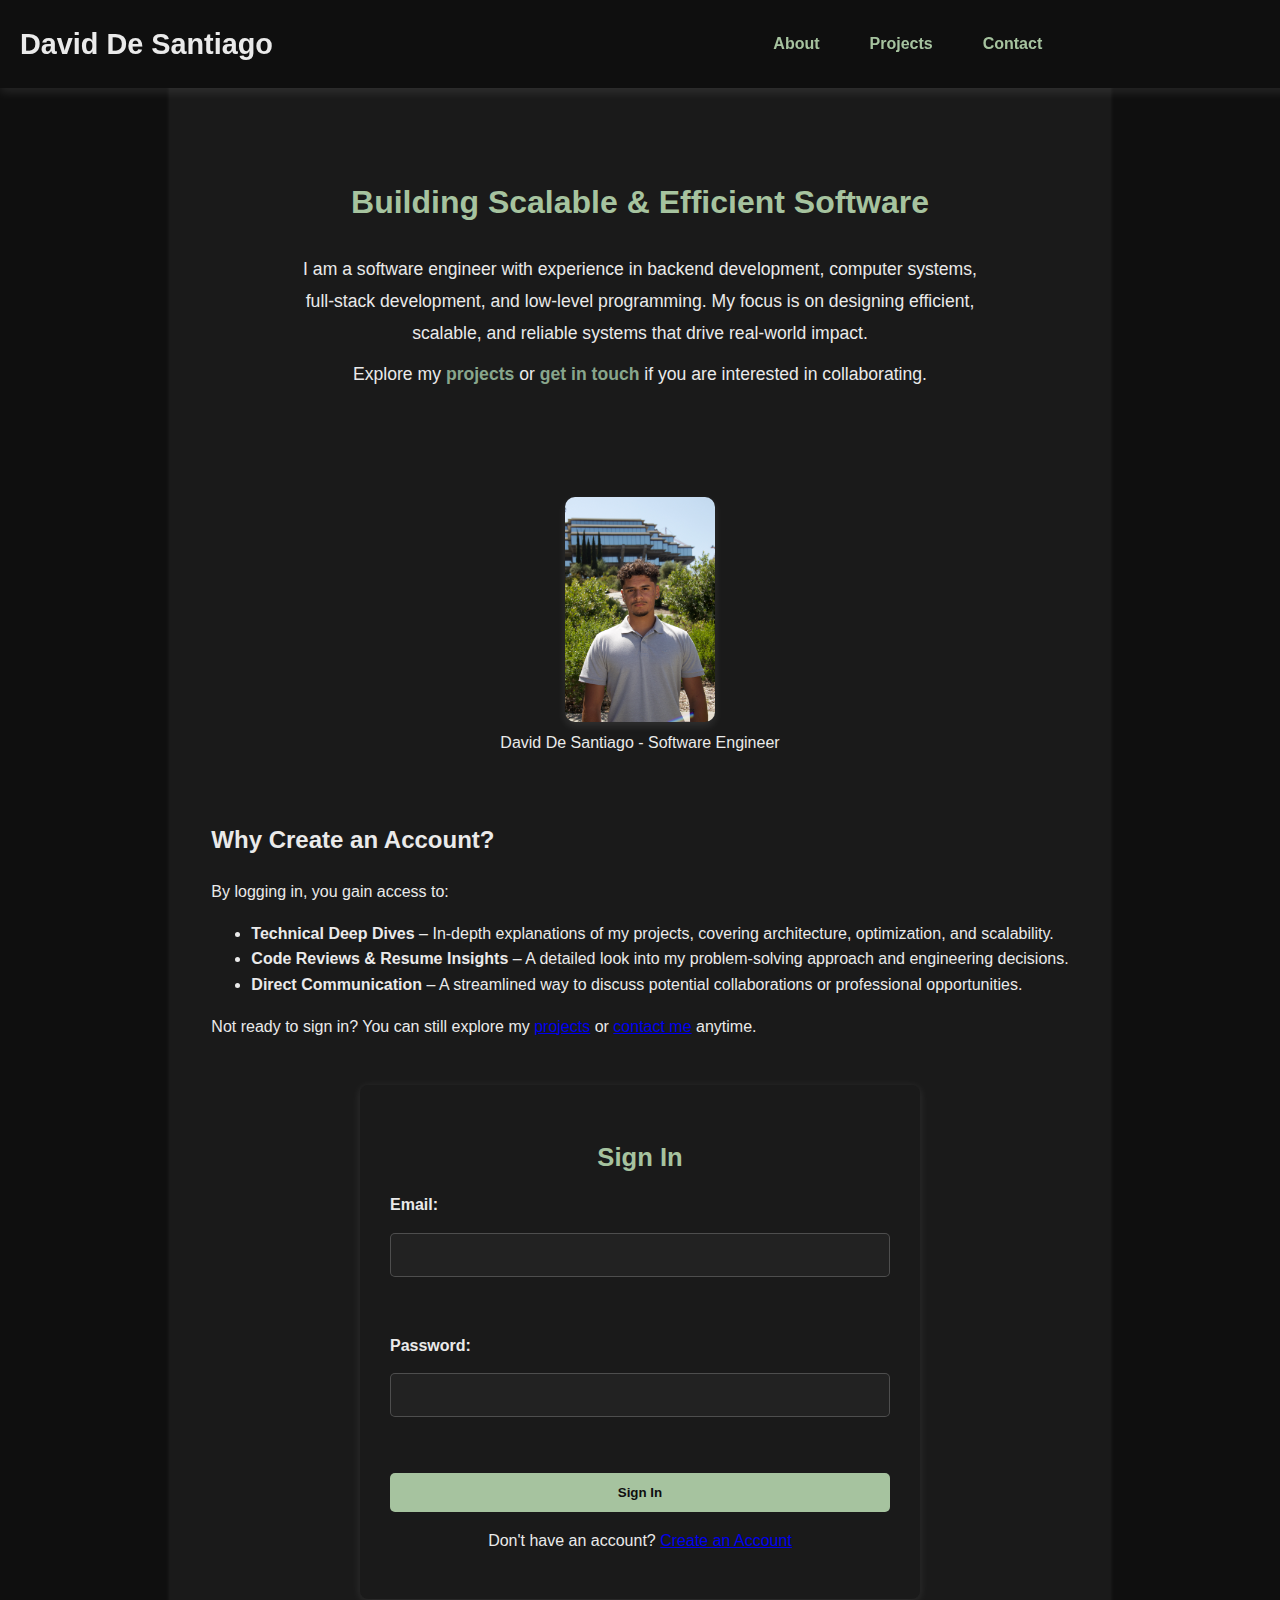
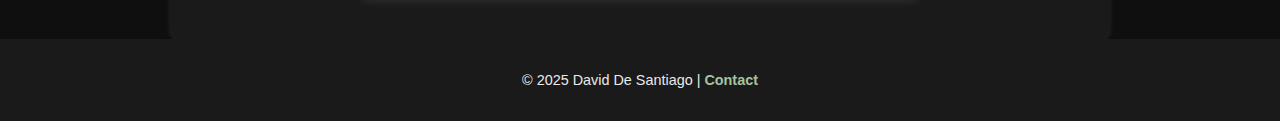
<file: index.html>
<!DOCTYPE html>
<html lang="en">
<head>
    <meta charset="UTF-8">
    <meta name="viewport" content="width=device-width, initial-scale=1.0">
    <title>Home - David De Santiago</title>
    <meta name="description" content="Portfolio website of David De Santiago - Software Engineer with experience in backend development, computer systems, full-stack, and low-level programming.">
    <link rel="stylesheet" href="assets/css/styles.css">
</head>
<body>

<header>
    <h1>David De Santiago</h1>
    <nav>
        <ul>
            <li><a href="about.html">About</a></li>
            <li><a href="projects.html">Projects</a></li>
            <li><a href="contact.html">Contact</a></li>
        </ul>
    </nav>
</header>

<main>
    <!-- Introduction Section -->
    <section class="intro-section">
        <h2>Building Scalable & Efficient Software</h2>
        <p>
            I am a software engineer with experience in backend development, computer systems, full-stack development, and low-level programming.
            My focus is on designing efficient, scalable, and reliable systems that drive real-world impact.
        </p>
        <p>
            Explore my <a href="projects.html">projects</a> or <a href="contact.html">get in touch</a> if you are interested in collaborating.
        </p>
    </section>

    <!-- Profile Image Section -->
    <section class="profile-section">
        <figure>
            <picture>
                <img src="assets/images/headshot1.jpeg" 
                     alt="David De Santiago in front of Geisel Library at UCSD, wearing a light grey polo"
                     width="150"
                     loading="lazy"
                     style="border-radius: 10px; object-fit: cover;">
            </picture>
            <figcaption>David De Santiago - Software Engineer</figcaption>
        </figure>        
    </section>

    <!-- Why Login Section -->
    <section class="login-info">
        <h2>Why Create an Account?</h2>
        <p>By logging in, you gain access to:</p>
        <ul>
            <li><b>Technical Deep Dives</b> – In-depth explanations of my projects, covering architecture, optimization, and scalability.</li>
            <li><b>Code Reviews & Resume Insights</b> – A detailed look into my problem-solving approach and engineering decisions.</li>
            <li><b>Direct Communication</b> – A streamlined way to discuss potential collaborations or professional opportunities.</li>
        </ul>
        <p>Not ready to sign in? You can still explore my <a href="projects.html">projects</a> or <a href="contact.html">contact me</a> anytime.</p>
    </section>

    <!-- Login & Signup Section -->
    <section id="login-section">
        <div class="form-container">
            <!-- Sign In Form -->
            <div id="login-form">
                <h2>Sign In</h2>
                <form action="#" method="post">
                    <label for="login-email">Email:</label>
                    <input type="email" id="login-email" name="email" required><br>
    
                    <label for="login-password">Password:</label>
                    <input type="password" id="login-password" name="password" required><br>
    
                    <button type="submit">Sign In</button>
                </form>
                <p>Don't have an account? <a href="#" id="show-signup">Create an Account</a></p>
            </div>
    
            <!-- Create Account Form -->
            <div id="signup-form" class="hidden">
                <h2>Create an Account</h2>
                <form action="#" method="post">
                    <label for="first-name">First Name:</label>
                    <input type="text" id="first-name" name="first_name" required><br>
    
                    <label for="last-name">Last Name:</label>
                    <input type="text" id="last-name" name="last_name" required><br>
    
                    <label for="signup-email">Email:</label>
                    <input type="email" id="signup-email" name="email" required><br>
    
                    <label for="signup-password">Password:</label>
                    <input type="password" id="signup-password" name="password" required><br>
    
                    <label for="confirm-password">Confirm Password:</label>
                    <input type="password" id="confirm-password" name="confirm_password" required><br>
    
                    <label class="checkbox-label">
                        <input type="checkbox" id="subscribe" name="subscribe"> Subscribe to notifications
                    </label>
    
                    <button type="submit">Create Account</button>
                </form>
                <p>Already have an account? <a href="#" id="show-login">Sign In</a></p>
            </div>
        </div>
    </section>    
</main>

<footer>
    <p>© 2025 David De Santiago | <a href="contact.html">Contact</a></p>
</footer>

<!-- JavaScript for Login/Signup Toggle -->
<script src="assets/scripts/script.js"></script>

</body>
</html>
</file>
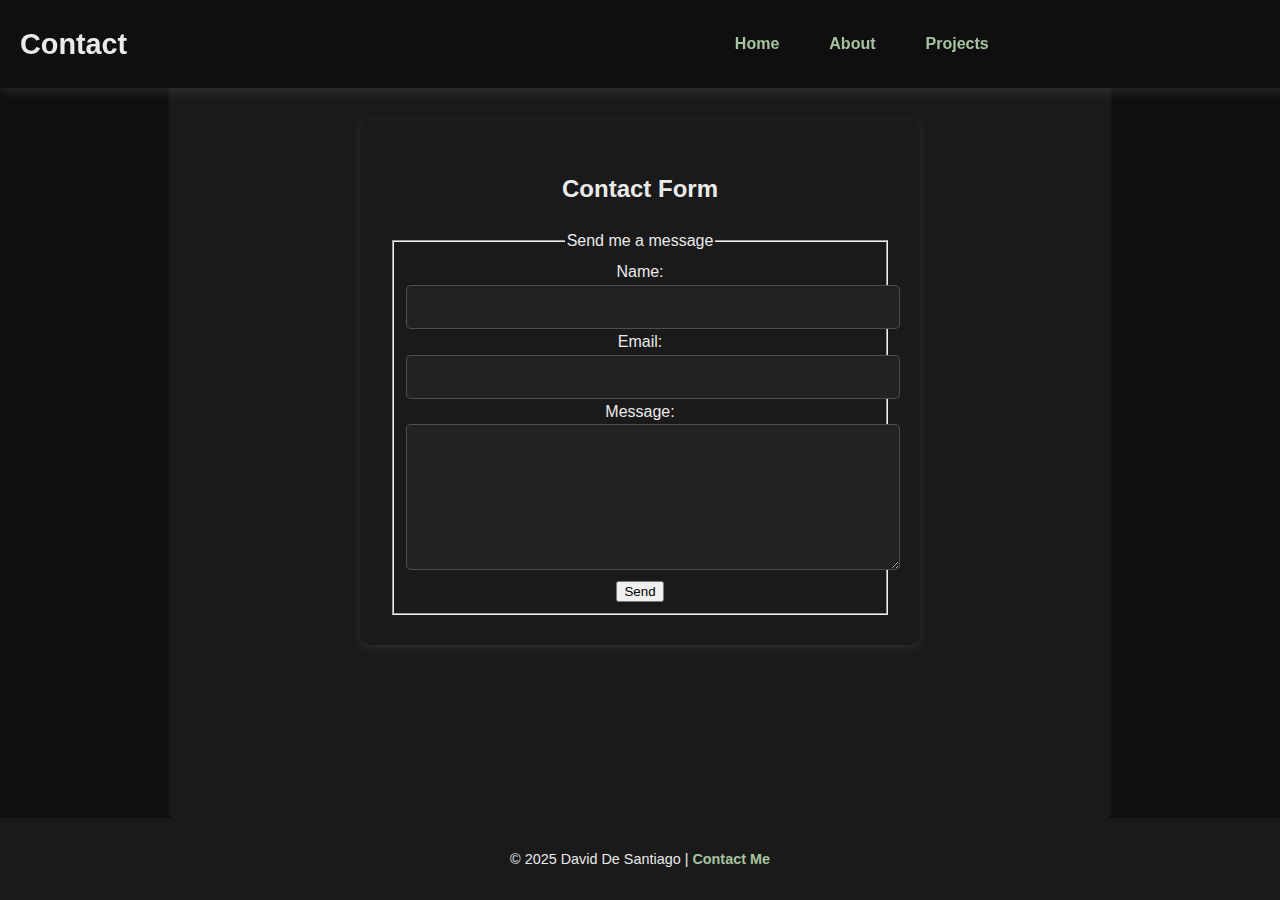
<file: contact.html>
<!DOCTYPE html>
<html lang="en">
<head>
    <meta charset="UTF-8">
    <meta name="viewport" content="width=device-width, initial-scale=1.0">
    <title>Contact - David De Santiago</title>
    <link rel="stylesheet" href="assets/css/styles.css">
</head>
<body>

<header>
    <h1>Contact</h1>
    <nav>
        <ul>
            <li><a href="index.html">Home</a></li>
            <li><a href="about.html">About</a></li>
            <li><a href="projects.html">Projects</a></li>
        </ul>
    </nav>
</header>

<main>
    <section id="contact-form">
        <h2>Contact Form</h2>
        <form action="#" method="post">
            <fieldset>
                <legend>Send me a message</legend>

                <label for="name">Name:</label>
                <input type="text" id="name" name="name" required><br>

                <label for="email">Email:</label>
                <input type="email" id="email" name="email" required><br>

                <label for="message">Message:</label>
                <textarea id="message" name="message" rows="4" required></textarea><br>

                <button type="submit">Send</button>
            </fieldset>
        </form>
    </section>
</main>

<footer>
    <p>© 2025 David De Santiago | <a href="contact.html">Contact Me</a></p>
</footer>

</body>
</html>
</file>
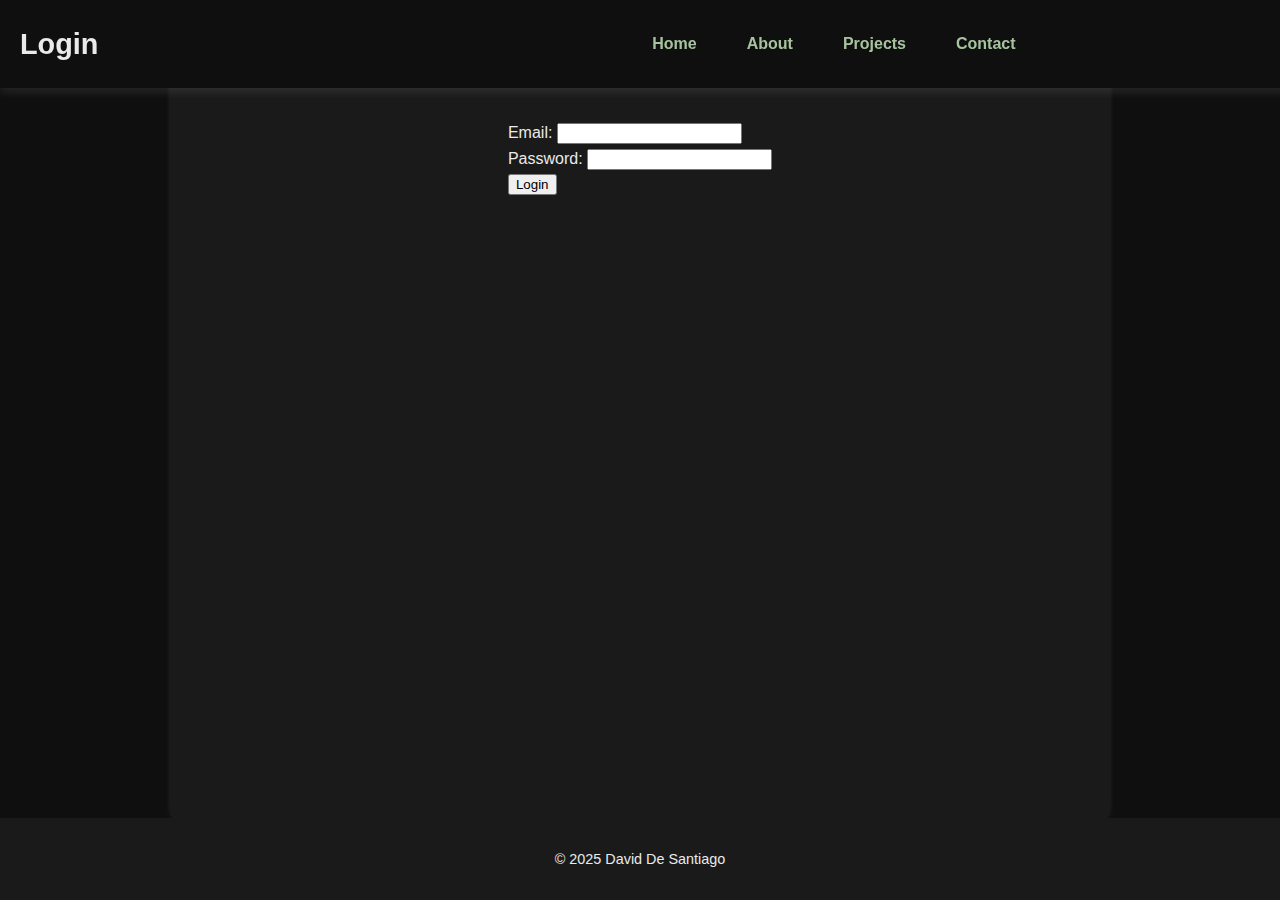
<file: login.html>
<!DOCTYPE html>
<html lang="en">
<head>
    <meta charset="UTF-8">
    <meta name="viewport" content="width=device-width, initial-scale=1.0">
    <title>Login - David De Santiago</title>
    <link rel="stylesheet" href="assets/css/styles.css">
</head>
<body>

<header>
    <h1>Login</h1>
    <nav>
        <ul>
            <li><a href="index.html">Home</a></li>
            <li><a href="about.html">About</a></li>
            <li><a href="projects.html">Projects</a></li>
            <li><a href="contact.html">Contact</a></li>
        </ul>
    </nav>
</header>

<main>
    <form action="#" method="post">
        <label for="email">Email:</label>
        <input type="email" id="email" name="email" required><br>

        <label for="password">Password:</label>
        <input type="password" id="password" name="password" required><br>

        <button type="submit">Login</button>
    </form>
</main>

<footer>
    <p>© 2025 David De Santiago</p>
</footer>

</body>
</html>
</file>
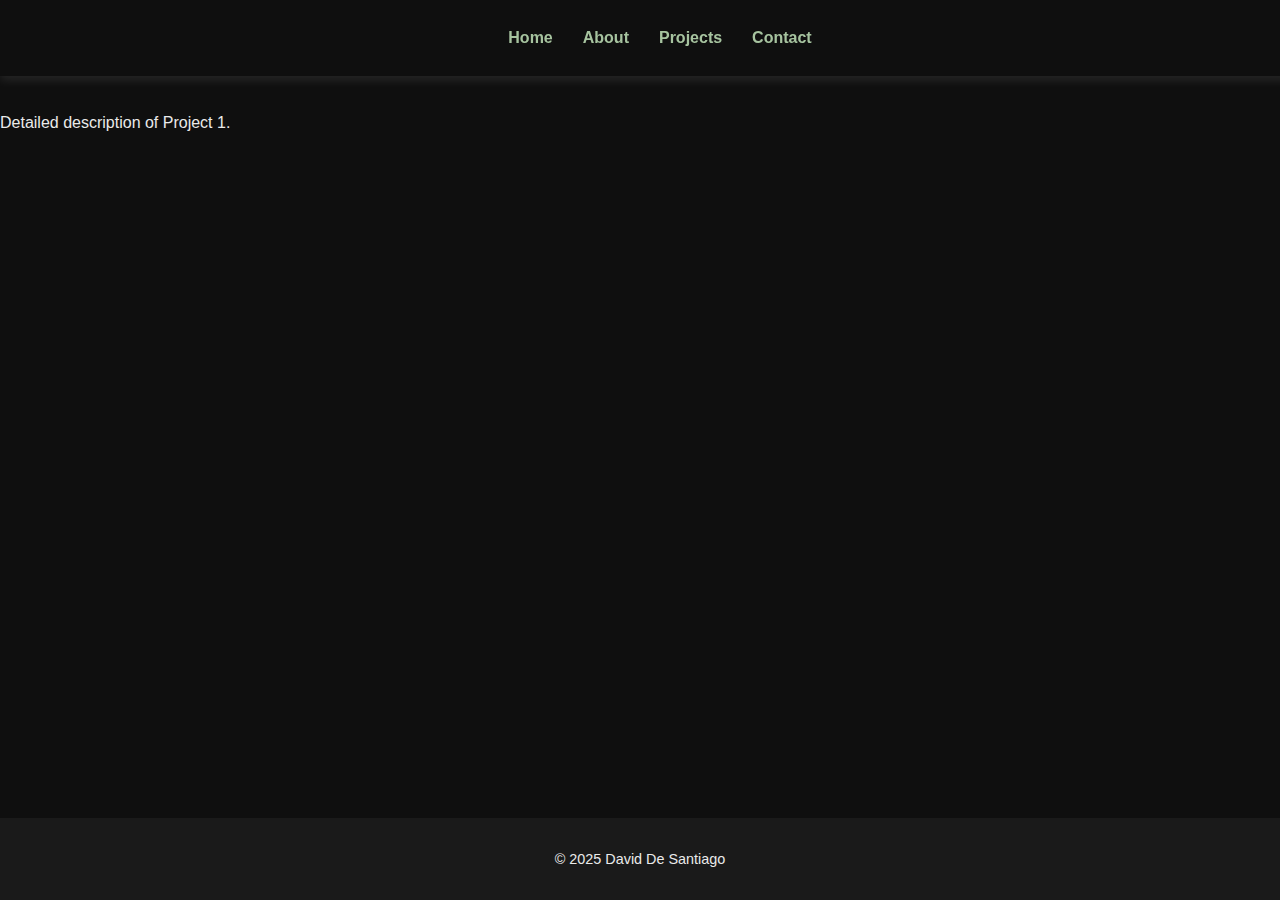
<file: project1.html>
<!DOCTYPE html>
<html lang="en">
<head>
    <meta charset="UTF-8">
    <meta name="viewport" content="width=device-width, initial-scale=1.0">
    <title>Project 1 - David De Santiago</title>
    <link rel="stylesheet" href="assets/css/styles.css">
</head>
<body>

<header>
    <nav>
        <a href="index.html">Home</a>
        <a href="about.html">About</a>
        <a href="projects.html">Projects</a>
        <a href="contact.html">Contact</a>
    </nav>
</header>

<h1>Project 1</h1>
<p>Detailed description of Project 1.</p>

<footer>
    <p>© 2025 David De Santiago</p>
</footer>

</body>
</html>
</file>
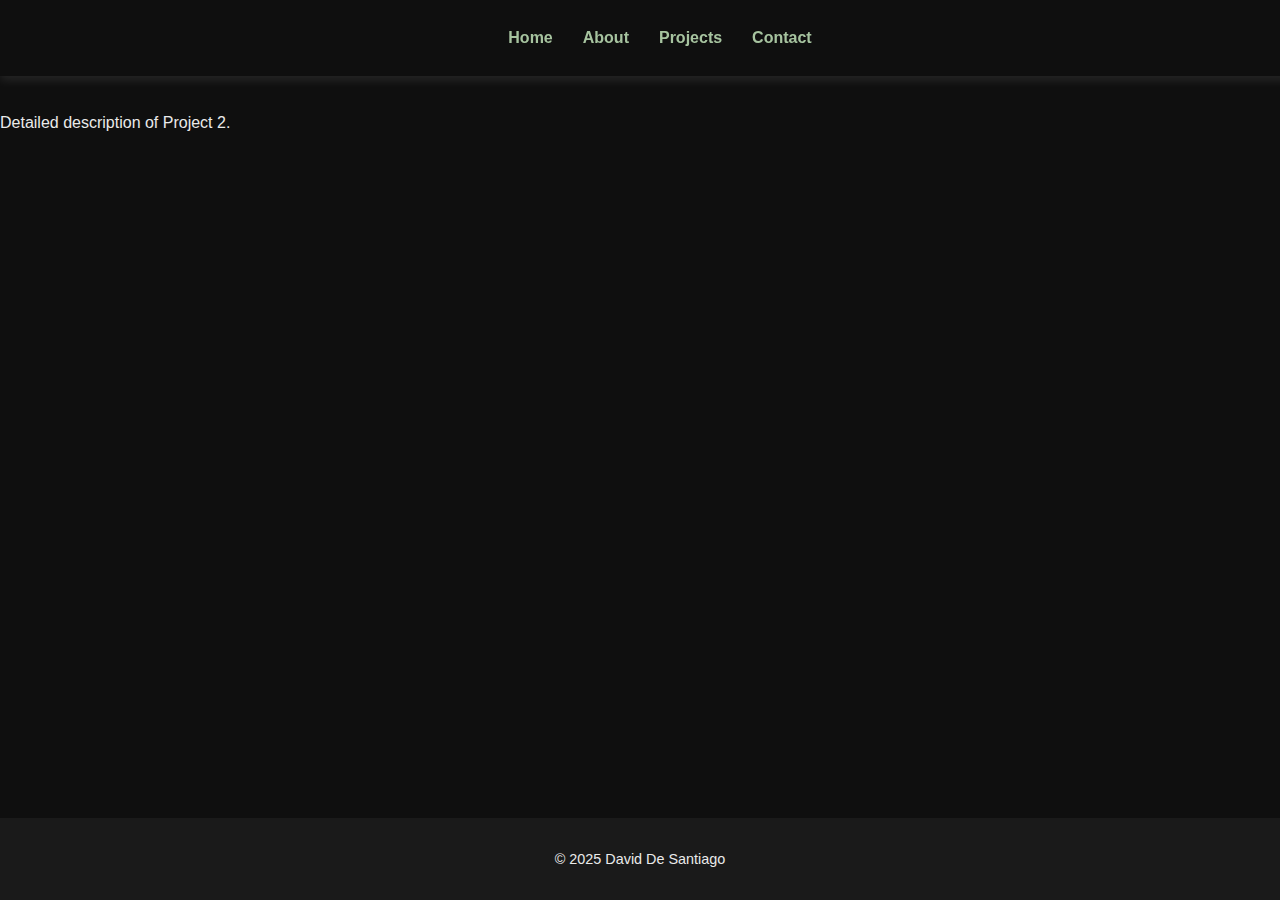
<file: project2.html>
<!DOCTYPE html>
<html lang="en">
<head>
    <meta charset="UTF-8">
    <meta name="viewport" content="width=device-width, initial-scale=1.0">
    <title>Project 2 - David De Santiago</title>
    <link rel="stylesheet" href="assets/css/styles.css">
</head>
<body>

<header>
    <nav>
        <a href="index.html">Home</a>
        <a href="about.html">About</a>
        <a href="projects.html">Projects</a>
        <a href="contact.html">Contact</a>
    </nav>
</header>

<h1>Project 2</h1>
<p>Detailed description of Project 2.</p>

<footer>
    <p>© 2025 David De Santiago</p>
</footer>

</body>
</html>
</file>
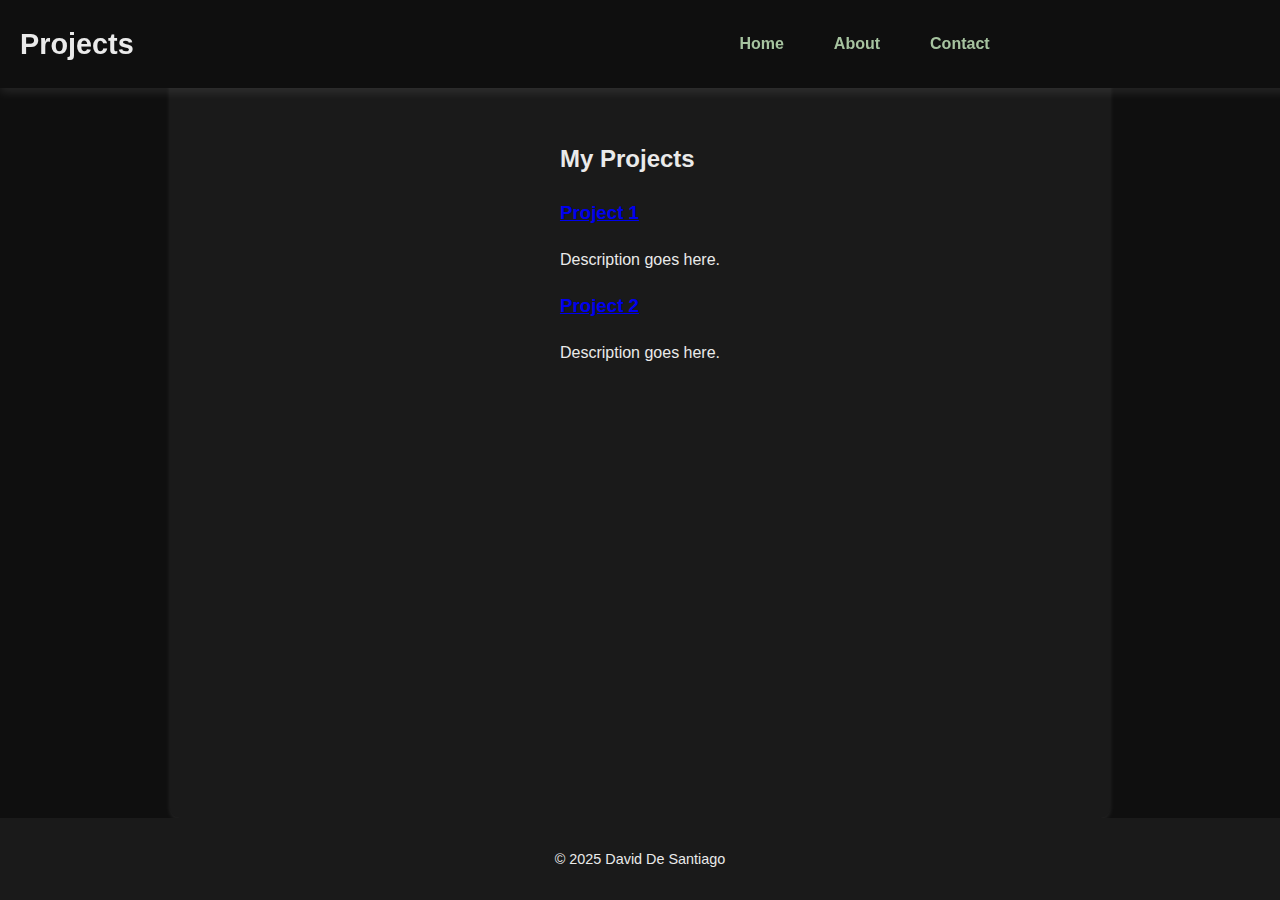
<file: projects.html>
<!DOCTYPE html>
<html lang="en">
<head>
    <meta charset="UTF-8">
    <meta name="viewport" content="width=device-width, initial-scale=1.0">
    <title>Projects - David De Santiago</title>
    <link rel="stylesheet" href="assets/css/styles.css">
</head>
<body>

<header>
    <h1>Projects</h1>
    <nav>
        <ul>
            <li><a href="index.html">Home</a></li>
            <li><a href="about.html">About</a></li>
            <li><a href="contact.html">Contact</a></li>
        </ul>
    </nav>
</header>

<main>
    <section>
        <h2>My Projects</h2>
        <h3><a href="project1.html">Project 1</a></h3>
        <p>Description goes here.</p>

        <h3><a href="project2.html">Project 2</a></h3>
        <p>Description goes here.</p>
    </section>
</main>

<footer>
    <p>© 2025 David De Santiago</p>
</footer>

</body>
</html>
</file>
<file: assets/css/styles.css>
/* =======================
   CSS Variables & Fallbacks
======================= */
:root {
    --primary-color: #A6C39F; /* Sage Green */
    --secondary-color: #5F7A61; /* Dark Sage */
    --text-color: #EAEAEA; /* Soft White */
    --background-color: #0F0F0F; /* Sleek Black */
    --card-bg: #1A1A1A; /* Dark Grey for Cards */
    --accent-color: #88A68C; /* Muted Sage */
    --font-size: 1rem;
    --font-family: 'Poppins', Arial, sans-serif;
}

/* =======================
   Global Styles
======================= */
body {
    background-color: var(--background-color);
    color: var(--text-color);
    font-family: var(--font-family);
    font-size: var(--font-size);
    margin: 0;
    padding: 0;
    line-height: 1.6;
    display: flex;
    flex-direction: column;
    min-height: 100vh;
    overflow-x: hidden;
}

/* =======================
   Header & Navigation
======================= */
header {
    background-color: var(--background-color);
    color: var(--text-color);
    padding: 15px 20px;
    display: flex;
    justify-content: space-between;
    align-items: center;
    width: 100%;
    box-shadow: 0 4px 10px rgba(255, 255, 255, 0.1);
    position: fixed;
    top: 0;
    left: 0;
    z-index: 1000;
}

header h1 {
    font-size: 1.8rem;
    margin: 0;
    flex-grow: 1;
    text-align: left;
}

nav {
    flex-grow: 2;
    display: flex;
    justify-content: center;
}

nav ul {
    list-style: none;
    padding: 0;
    display: flex;
    gap: 20px;
    justify-content: center;
}

nav a {
    text-decoration: none;
    color: var(--primary-color);
    font-weight: bold;
    padding: 10px 15px;
    transition: color 0.3s ease, transform 0.2s ease;
}

nav a:hover {
    color: var(--accent-color);
    transform: translateY(-2px);
}

/* =======================
   Main Content Layout
======================= */
main {
    display: flex;
    flex-direction: column;
    align-items: center;
    gap: 30px;
    padding: 120px 20px 40px;
    max-width: 900px;
    width: 90%;
    margin: auto;
    background-color: var(--card-bg);
    border-radius: 10px;
    box-shadow: 0 2px 5px rgba(255, 255, 255, 0.1);
    flex-grow: 1;
}

/* =======================
   Introduction Section
======================= */
.intro-section {
    text-align: center;
    padding: 30px;
    max-width: 800px;
}

.intro-section h2 {
    font-size: 2rem;
    font-weight: bold;
    color: var(--primary-color);
}

.intro-section p {
    font-size: 1.1rem;
    max-width: 700px;
    margin: 10px auto;
    line-height: 1.8;
}

.intro-section a {
    color: var(--accent-color);
    text-decoration: none;
    font-weight: bold;
}

.intro-section a:hover {
    text-decoration: underline;
}

/* =======================
   Profile Image Section
======================= */
.profile-section {
    text-align: center;
    margin-top: 20px;
}

.profile-section img {
    width: 150px;
    border-radius: 10px;
    object-fit: cover;
    box-shadow: 0 4px 8px rgba(255, 255, 255, 0.1);
}

/* =======================
   Login & Signup Forms
======================= */
#login-section {
    width: 100%;
    max-width: 500px;
    padding: 30px;
    background: var(--card-bg);
    border-radius: 8px;
    box-shadow: 0 2px 10px rgba(255, 255, 255, 0.1);
    text-align: center;
}

.form-container {
    position: relative;
    width: 100%;
}

#login-form,
#signup-form {
    transition: opacity 0.3s ease, transform 0.3s ease;
    width: 100%;
}

.hidden {
    display: none;
}

#login-form h2,
#signup-form h2 {
    font-size: 1.6rem;
    font-weight: bold;
    color: var(--primary-color);
    margin-bottom: 15px;
}

#login-form form,
#signup-form form {
    display: flex;
    flex-direction: column;
    gap: 15px;
}

#login-form label,
#signup-form label {
    font-weight: bold;
    text-align: left;
}

#login-form input,
#signup-form input {
    padding: 12px;
    border: 1px solid rgba(255, 255, 255, 0.2);
    border-radius: 5px;
    font-size: 1rem;
    background: #222;
    color: var(--text-color);
}

#login-form button,
#signup-form button {
    padding: 12px;
    border: none;
    border-radius: 5px;
    background: var(--primary-color);
    color: var(--background-color);
    font-weight: bold;
    cursor: pointer;
    transition: background 0.3s, transform 0.2s;
}

#login-form button:hover,
#signup-form button:hover {
    background: var(--accent-color);
    transform: translateY(-2px);
}

/* Checkbox Styling */
.checkbox-label {
    display: flex;
    align-items: center;
    font-size: 0.9rem;
}

.checkbox-label input {
    margin-right: 10px;
}

/* =======================
   Work Environment Section
======================= */
.work-environment {
    display: flex;
    justify-content: center;
    align-items: center;
    padding: 20px;
    max-width: 900px;
    width: 90%;
    margin: auto;
}

.work-environment img {
    width: 100%;
    height: auto;
    max-width: 750px;
    object-fit: cover;
    border-radius: 10px;
    box-shadow: 0 4px 10px rgba(255, 255, 255, 0.1);
}

/* =======================
   Contact Form Styling
======================= */
#contact-form {
    width: 100%;
    max-width: 500px;
    padding: 30px;
    background: var(--card-bg);
    border-radius: 10px;
    box-shadow: 0 2px 10px rgba(255, 255, 255, 0.1);
    text-align: center;
}

#contact-form form {
    display: flex;
    flex-direction: column;
    gap: 15px;
}

#contact-form input,
#contact-form textarea {
    width: 100%;
    padding: 12px;
    border: 1px solid rgba(255, 255, 255, 0.2);
    border-radius: 5px;
    font-size: 1rem;
    background: #222;
    color: var(--text-color);
}

#contact-form textarea {
    resize: vertical;
    min-height: 120px;
}

/* =======================
   Footer
======================= */
footer {
    text-align: center;
    padding: 15px;
    background: var(--card-bg);
    color: var(--text-color);
    font-size: 0.9rem;
    margin-top: auto;
}

footer a {
    color: var(--primary-color);
    text-decoration: none;
    font-weight: bold;
    transition: color 0.3s ease;
}

footer a:hover {
    color: var(--accent-color);
}

/* Responsive Fixes */
@media (max-width: 768px) {
    main {
        width: 95%;
    }
}

@media (max-width: 480px) {
    #login-section, 
    #contact-form {
        width: 90%;
        padding: 20px;
    }
}
</file>
